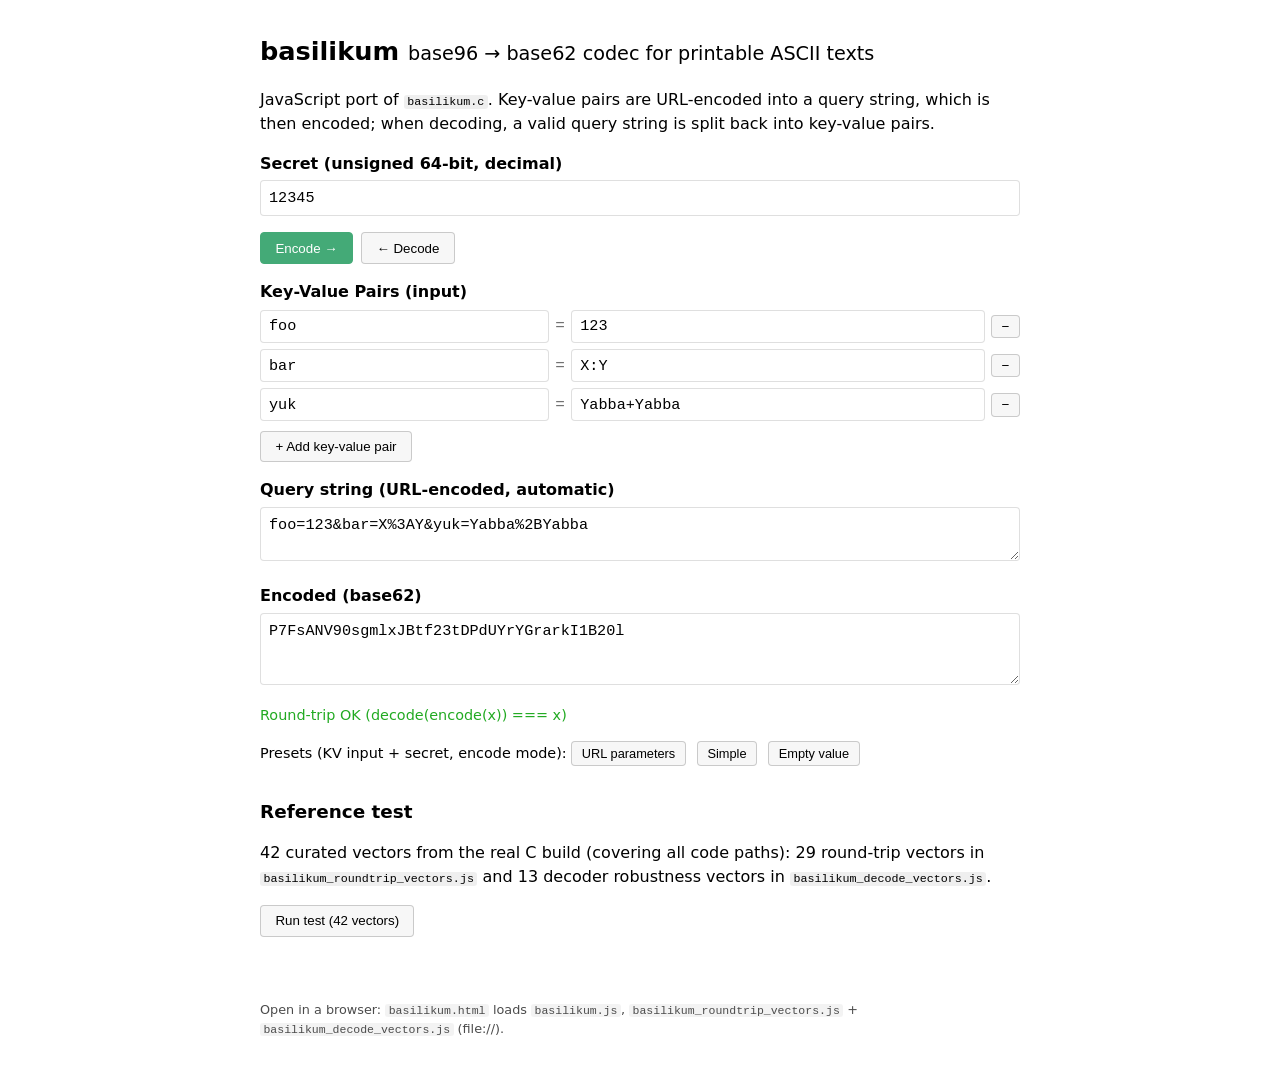
<file: js/index.html>
<!DOCTYPE html>
<html lang="en">
<head>
<meta charset="utf-8">
<meta name="viewport" content="width=device-width, initial-scale=1">
<title>basilikum - base62 codec (JavaScript)</title>
<style>
  :root { color-scheme: light dark; }
  body { font-family: system-ui, sans-serif; max-width: 760px; margin: 2rem auto; padding: 0 1rem; line-height: 1.5; }
  h1 { font-size: 1.6rem; }
  h1 small { font-weight: normal; font-size: .75em; }
  h2 { font-size: 1.15rem; margin-top: 2rem; }
  label { display: block; margin-top: 1rem; font-weight: 600; }
  textarea, input[type=text] { width: 100%; box-sizing: border-box; font-family: ui-monospace, Consolas, monospace; font-size: .95rem; padding: .5rem; margin-top: .3rem; border-radius: 4px; border: 1px solid #8884; }
  .row { display: flex; gap: .5rem; margin-top: 1rem; flex-wrap: wrap; }
  button { padding: .45rem .9rem; cursor: pointer; border-radius: 4px; border: 1px solid #8886; background: #8881; }
  button:hover { background: #8882; }
  button.active { background: #4a7; color: #fff; border-color: #4a7; }
  #encStatus, #decStatus, #teststatus { margin-top: .8rem; min-height: 1.3em; font-size: .9rem; white-space: pre-wrap; word-break: break-all; }
  .ok { color: #2a2; } .err { color: #c22; } .warn { color: #b70; }
  .examples { font-size: .9rem; }
  .examples button { font-size: .8rem; padding: .25rem .6rem; margin-right: .4rem; }
  code { background: #8882; padding: 0 .3em; border-radius: 3px; font-size: .9em; }
  footer { margin-top: 2rem; font-size: .8rem; opacity: .7; }

  .kvrow { display: flex; align-items: center; gap: .4rem; margin-top: .4rem; }
  .kvrow input { box-sizing: border-box; font-family: ui-monospace, Consolas, monospace; font-size: .95rem; padding: .4rem .5rem; border-radius: 4px; border: 1px solid #8884; }
  .kvrow .kvkey { width: 38%; }
  .kvrow .kvval { flex: 1; }
  .kvrow .eq { opacity: .55; font-family: ui-monospace, monospace; }
  .kvrow .kvdel { flex: none; padding: .2rem .6rem; }
  #btnAddRow { margin-top: .6rem; }
  .kvtab { border-collapse: collapse; margin-top: .4rem; font-size: .9rem; }
  .kvtab th, .kvtab td { border: 1px solid #8884; padding: .35rem .5rem; text-align: left; font-family: ui-monospace, Consolas, monospace; word-break: break-all; }
  .kvtab th { background: #8882; }
</style>
</head>
<body>
<h1>basilikum <small>base96 &rarr; base62 codec for printable ASCII texts</small></h1>
<p>JavaScript port of <code>basilikum.c</code>. Key-value pairs are URL-encoded into a query string, which is then encoded; when decoding, a valid query string is split back into key-value pairs.</p>

<form id="form" onsubmit="return false">
  <label for="secret">Secret (unsigned 64-bit, decimal)
    <input id="secret" type="text" value="12345" spellcheck="false">
  </label>

  <div class="row">
    <button id="btnEncode" type="button" class="active">Encode &rarr;</button>
    <button id="btnDecode" type="button">&larr; Decode</button>
  </div>

  <!-- ENCODE mode -->
  <div id="encMode">
    <label>Key-Value Pairs (input)</label>
    <div id="kvRows"></div>
    <button id="btnAddRow" type="button">+ Add key-value pair</button>

    <label for="encIn">Query string (URL-encoded, automatic)</label>
    <textarea id="encIn" rows="2" readonly spellcheck="false"></textarea>

    <label for="encOut">Encoded (base62)</label>
    <textarea id="encOut" rows="3" readonly spellcheck="false"></textarea>

    <div id="encStatus"></div>
  </div>

  <!-- DECODE mode -->
  <div id="decMode" style="display:none">
    <label for="decIn">Encoded (base62, input)</label>
    <textarea id="decIn" rows="3" spellcheck="false"></textarea>

    <label for="decRaw">Decoded (query string)</label>
    <textarea id="decRaw" rows="3" readonly spellcheck="false"></textarea>

    <label>Key-Value Pairs (if a valid query string)</label>
    <div id="decKv"></div>

    <div id="decStatus"></div>
  </div>
</form>

<p class="examples">Presets (KV input + secret, encode mode):
  <button type="button" data-preset="0">URL parameters</button>
  <button type="button" data-preset="1">Simple</button>
  <button type="button" data-preset="2">Empty value</button>
</p>

<h2>Reference test</h2>
<p>42 curated vectors from the real C build (covering all code paths): 29 round-trip vectors in <code>basilikum_roundtrip_vectors.js</code> and 13 decoder robustness vectors in <code>basilikum_decode_vectors.js</code>.</p>
<div class="row">
  <button id="btnTest" type="button">Run test (42 vectors)</button>
</div>
<div id="teststatus"></div>

<footer>Open in a browser: <code>basilikum.html</code> loads <code>basilikum.js</code>, <code>basilikum_roundtrip_vectors.js</code> + <code>basilikum_decode_vectors.js</code> (file://).</footer>

<script src="basilikum.js"></script>
<script src="basilikum_roundtrip_vectors.js"></script>
<script src="basilikum_decode_vectors.js"></script>
<script>
(function () {
  const $ = id => document.getElementById(id);
  const secret = $('secret');
  const kvRows = $('kvRows');
  let mode = 'encode';

  // ---------- Key-Value editor (encode input) ----------

  function addKvRow(key, value) {
    const row = document.createElement('div');
    row.className = 'kvrow';

    const k = document.createElement('input');
    k.className = 'kvkey'; k.value = key || ''; k.spellcheck = false; k.placeholder = 'key';
    const eq = document.createElement('span');
    eq.className = 'eq'; eq.textContent = '=';
    const v = document.createElement('input');
    v.className = 'kvval'; v.value = value || ''; v.spellcheck = false; v.placeholder = 'value';
    const del = document.createElement('button');
    del.type = 'button'; del.className = 'kvdel'; del.textContent = '\u2212'; del.title = 'Delete row';

    k.oninput = updateEncode;
    v.oninput = updateEncode;
    del.onclick = () => { row.remove(); updateEncode(); };

    row.appendChild(k);
    row.appendChild(eq);
    row.appendChild(v);
    row.appendChild(del);
    kvRows.appendChild(row);
    return row;
  }

  function clearKvRows() { kvRows.innerHTML = ''; }

  // Key-value pairs -> URL-encoded query string (input for basilikum_encode)
  function buildQueryString() {
    const parts = [];
    kvRows.querySelectorAll('.kvrow').forEach(row => {
      const k = row.querySelector('.kvkey').value;
      const v = row.querySelector('.kvval').value;
      if (k === '' && v === '') return;
      parts.push(encodeURIComponent(k) + '=' + encodeURIComponent(v));
    });
    return parts.join('&');
  }

  function updateEncode() {
    const qs = buildQueryString();
    $('encIn').value = qs;
    const sec = secret.value;
    if (!sec.trim()) { $('encOut').value = ''; $('encStatus').textContent = 'Secret is empty'; $('encStatus').className = 'warn'; return; }
    try {
      const enc = basilikum.encode(qs, sec);
      $('encOut').value = enc;
      const rt = basilikum.decode(enc, sec);
      if (rt === qs) { $('encStatus').textContent = 'Round-trip OK (decode(encode(x)) === x)'; $('encStatus').className = 'ok'; }
      else { $('encStatus').textContent = 'Round-trip mismatch: decode(encode(x)) !== x'; $('encStatus').className = 'warn'; }
    } catch (e) {
      $('encOut').value = '';
      $('encStatus').textContent = 'Error: ' + e.message;
      $('encStatus').className = 'err';
    }
  }

  // ---------- Decode mode ----------

  // Splits a query string into key-value pairs; valid=false if not possible.
  function parseQueryString(s) {
    if (s === '') return { valid: true, pairs: [] };
    const segs = s.split('&').filter(x => x !== '');
    if (segs.length === 0) return { valid: true, pairs: [] };
    const pairs = [];
    for (const seg of segs) {
      const idx = seg.indexOf('=');
      if (idx === -1) return { valid: false, pairs: [] };
      let k, v;
      try {
        k = decodeURIComponent(seg.slice(0, idx));
        v = decodeURIComponent(seg.slice(idx + 1));
      } catch (e) {
        return { valid: false, pairs: [] };
      }
      pairs.push([k, v]);
    }
    return { valid: true, pairs: pairs };
  }

  function renderDecKv(pairs) {
    const box = $('decKv');
    box.innerHTML = '';
    if (!pairs.length) return;
    const table = document.createElement('table');
    table.className = 'kvtab';
    const htr = document.createElement('tr');
    const h1 = document.createElement('th'); h1.textContent = 'Key';
    const h2 = document.createElement('th'); h2.textContent = 'Value';
    htr.appendChild(h1); htr.appendChild(h2);
    table.appendChild(htr);
    for (const p of pairs) {
      const tr = document.createElement('tr');
      const td1 = document.createElement('td'); td1.textContent = p[0];
      const td2 = document.createElement('td'); td2.textContent = p[1];
      tr.appendChild(td1); tr.appendChild(td2);
      table.appendChild(tr);
    }
    box.appendChild(table);
  }

  function updateDecode() {
    const box = $('decKv');
    box.innerHTML = '';
    const sec = secret.value;
    if (!sec.trim()) { $('decRaw').value = ''; $('decStatus').textContent = 'Secret is empty'; $('decStatus').className = 'warn'; return; }
    try {
      const raw = basilikum.decode($('decIn').value, sec);
      $('decRaw').value = raw;
      const q = parseQueryString(raw);
      let msg, cls;
      if (q.valid) {
        renderDecKv(q.pairs);
        msg = q.pairs.length
          ? 'Valid query string: ' + q.pairs.length + ' pair(s)'
          : 'Empty query string (0 pairs)';
        cls = 'ok';
      } else {
        msg = 'Decoded text is not a valid query string (expected: key=value&key=value)';
        cls = 'warn';
      }
      const skipped = ($('decIn').value.match(/[^a-zA-Z0-9-]/g) || []).length;
      if (skipped > 0) {
        msg = 'Note: ' + skipped + ' invalid character(s) skipped (intended behavior, matches C). ' + msg;
        cls = 'warn';
      }
      $('decStatus').textContent = msg;
      $('decStatus').className = cls;
    } catch (e) {
      $('decRaw').value = '';
      $('decStatus').textContent = 'Error: ' + e.message;
      $('decStatus').className = 'err';
    }
  }

  // ---------- Mode switching ----------

  function setMode(m) {
    mode = m;
    $('btnEncode').classList.toggle('active', m === 'encode');
    $('btnDecode').classList.toggle('active', m === 'decode');
    $('encMode').style.display = (m === 'encode') ? '' : 'none';
    $('decMode').style.display = (m === 'decode') ? '' : 'none';
    if (m === 'encode') updateEncode();
    else updateDecode();
  }

  $('btnEncode').onclick = () => setMode('encode');
  $('btnDecode').onclick = () => setMode('decode');
  $('btnAddRow').onclick = () => { addKvRow(); updateEncode(); };
  $('decIn').oninput = updateDecode;
  secret.oninput = () => { if (mode === 'encode') updateEncode(); else updateDecode(); };

  // ---------- Presets ----------

  const presets = [
    { secret: '12345', rows: [['foo', '123'], ['bar', 'X:Y'], ['yuk', 'Yabba+Yabba']] },
    { secret: '12345', rows: [['hello', 'world']] },
    { secret: '54321', rows: [['foo', ''], ['bar', 'baz']] },
  ];

  document.querySelectorAll('.examples button').forEach(b => {
    b.onclick = () => {
      const p = presets[+b.dataset.preset];
      clearKvRows();
      p.rows.forEach(r => addKvRow(r[0], r[1]));
      secret.value = p.secret;
      setMode('encode');
    };
  });

  // ---------- Reference test ----------

  const teststatus = $('teststatus');
  let testRunning = false;

  function toHex(s) {
    const b = new TextEncoder().encode(s);
    let h = '';
    for (let i = 0; i < b.length; ++i)
      h += b[i].toString(16).padStart(2, '0');
    return h;
  }

  function runTestSuite() {
    if (testRunning) return;
    // Round-trip vectors: [secret, text, encode(text)]     -> decode(encode(text)) === text
    // Decoder vectors:    [secret, decodeInput, decodeHex] -> toHex(decode(input)) === decodeHex
    //   (invalid characters are skipped, intended behavior matching C)
    const rt = window.basilikumRoundTripVectors;
    const dv = window.basilikumDecodeVectors;
    if (!rt || !dv) { teststatus.textContent = 'Error: vector files not loaded'; teststatus.className = 'err'; return; }
    testRunning = true;
    $('btnTest').disabled = true;
    teststatus.className = '';
    const total = rt.length + dv.length;
    let i = 0, ok = 0, errCount = 0, rtOk = 0, dvOk = 0;
    const fails = [];
    const t0 = performance.now();
    const CHUNK = 200;

    function step() {
      const end = Math.min(i + CHUNK, total);
      for (; i < end; ++i) {
        const isRt = i < rt.length;
        let pass = false, err = null, detail = ' (mismatch)';
        if (isRt) {
          const row = rt[i];
          let e = null, d = null;
          try {
            e = basilikum.encode(row[1], row[0]);
            d = basilikum.decode(row[2], row[0]);
            pass = e === row[2] && d === row[1];
            detail = ' encode=' + JSON.stringify(e) + ' decode=' + JSON.stringify(d);
          } catch (ex) { err = ex; detail = ': ' + ex.message; }
        } else {
          const row = dv[i - rt.length];
          try {
            const d = basilikum.decode(row[1], row[0]);
            pass = toHex(d) === row[2];
            detail = ' decode=' + JSON.stringify(d);
          } catch (ex) { err = ex; detail = ': ' + ex.message; }
        }
        if (pass) {
          ++ok;
          if (isRt) ++rtOk; else ++dvOk;
        } else {
          if (fails.length < 10)
            fails.push((isRt ? 'rt#' : 'dv#') + (isRt ? i : i - rt.length) + detail);
          if (err) ++errCount;
        }
      }
      teststatus.textContent = 'Progress: ' + i + ' / ' + total + ' (' + ok + ' OK)';
      if (i < total) {
        setTimeout(step, 0);
      } else {
        const ms = (performance.now() - t0).toFixed(0);
        if (ok === total) {
          teststatus.textContent = 'Result: ' + ok + ' / ' + total + ' vectors OK (round-trip ' + rtOk + '/' + rt.length + ', decoder ' + dvOk + '/' + dv.length + ') - ' + ms + ' ms, matches the C reference build.';
          teststatus.className = 'ok';
        } else {
          teststatus.textContent = 'Result: ' + ok + ' / ' + total + ' OK (round-trip ' + rtOk + '/' + rt.length + ', decoder ' + dvOk + '/' + dv.length + '), ' + (total - ok) + ' deviations (' + errCount + ' exceptions), ' + ms + ' ms:\n' + fails.join('\n') + (total - ok > fails.length ? '\n...' : '');
          teststatus.className = 'err';
        }
        $('btnTest').disabled = false;
        testRunning = false;
      }
    }
    step();
  }

  $('btnTest').onclick = runTestSuite;

  // ---------- Init ----------

  presets[0].rows.forEach(r => addKvRow(r[0], r[1]));
  secret.value = presets[0].secret;
  setMode('encode');
})();
</script>
</body>
</html>
</file>
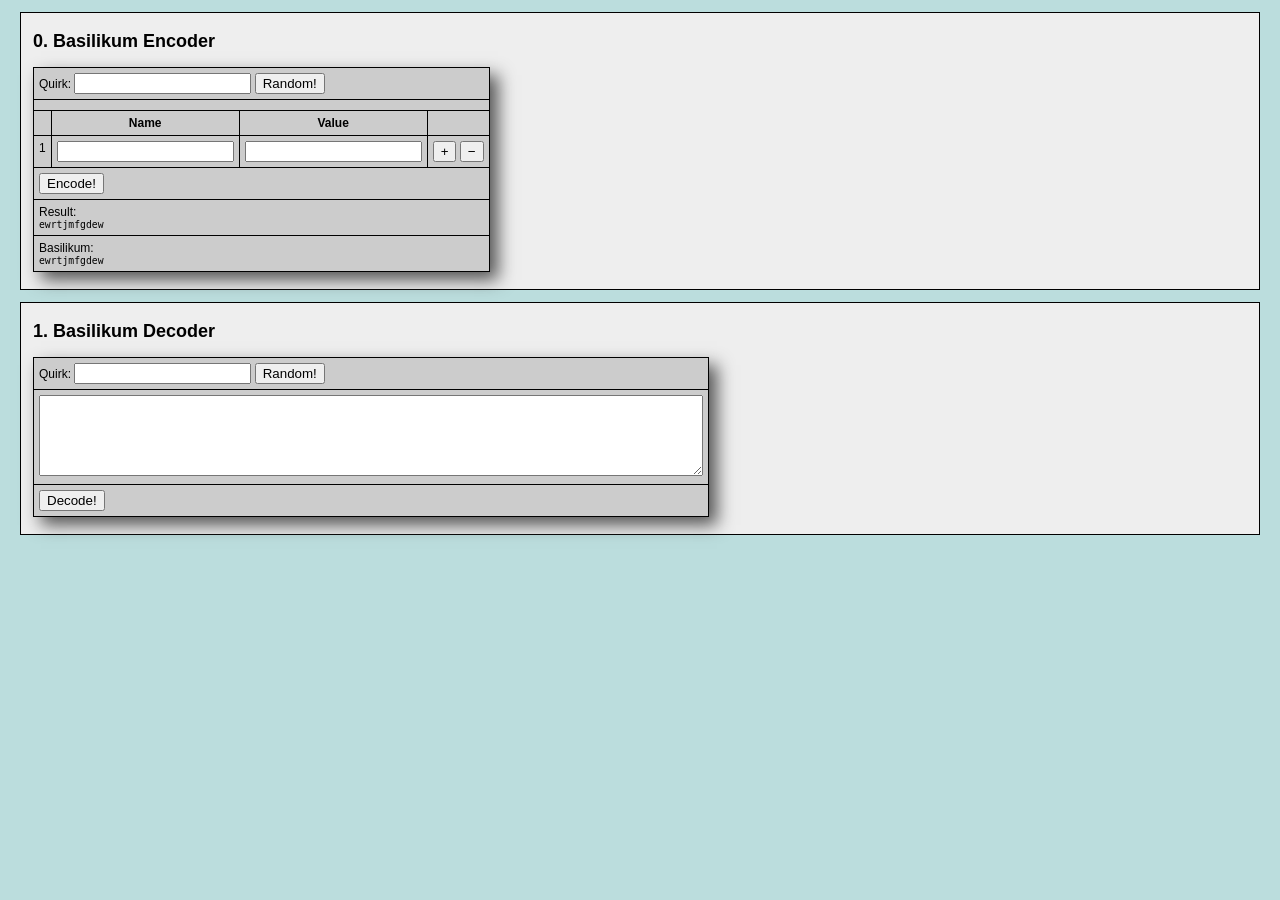
<file: js/basilikum.html>
<!doctype html>
<html lang="de">
<head>
<meta charset="utf-8">
<meta name="date" content="2025-02-21">
<meta name="author" content="Lars H. Rohwedder">
<link rel="stylesheet" type="text/css" href="ow.css">
<title>Basilikum Encoder/Decoder via JavaScript</title>
<script src="basilikum.js" type="text/javascript"></script>
</head>
<body>
<blockquote>
<h2>Basilikum Encoder</h2>
<form id="f">
<table id="t" class="bigtable">
<tr><td colspan="4">Quirk: <input type="number" id="enc_quirk"></input>&nbsp;<button>Random!</button></td></tr>
<tr><th colspan="4"></th></tr>
<tr><th>&nbsp;</th><th>Name</th><th>Value</th><th></th></tr>
<tr id="r1">
	<td id="d1" align="right">1</td>
	<td id="d1n"><input type="text"></input></td>
	<td id="d1v"><input type="text"></input></td>
	<td id="d1b"><button>+</button>&nbsp;<button>&minus;</button></td>
</tr>
<tr><td colspan="4"><button>Encode!</button></td></tr>
<tr><td colspan="5">Result:<br><div id="out" style="font-family:monospace;">ewrtjmfgdew</div></td></tr>
<tr><td colspan="5">Basilikum:<br><div id="out_b" style="font-family:monospace;">ewrtjmfgdew</div></td></tr>
</table>
</form>&nbsp;
</blockquote>

<blockquote>
<h2>Basilikum Decoder</h2>
<form id="form_dec">
<table id="tdec" class="bigtable">
<tr><td colspan="4">Quirk: <input type="number" id="dec_quirk"></input>&nbsp;<button>Random!</button></td></tr>
<tr><td colspan="4"><textarea id="dec_in" cols="80" rows="5"></textarea></td></tr>
<tr><td colspan="4"><button>Decode!</button></td></tr>
</table>&nbsp;
</blockquote>
</body>
</html>
</file>
<file: js/ow.css>
body { background-color:#bdd;
	counter-reset:ee_1 -1;
	font-family:Helvetica,Sans-Serif,Arial;
	}
h2:before {
	content: counter(ee_1) ".\00a0";
	counter-increment: ee_1;
	}

h2 { counter-reset: ee_2; }

h3:before {
	content: counter(ee_1) "." counter(ee_2) ".\00a0";
	counter-increment: ee_2;
}

h3 { counter-reset: ee_3; }
h4:before {
	content: counter(ee_1) "." counter(ee_2) "." counter(ee_3) ".\00a0";
	counter-increment: ee_3;
}

dt { font-weight:bold; }

.inv {border:0px; background-color:#cdd;}

table,tr,th,td {
	border:1px black solid; border-collapse:collapse;
}

textarea {
	font-family:Monospace, Courier-New;
}

tr,th,td {
	margin:5px; padding:5px;vertical-align:top;
	}

.bigtable {
	background-color:#ccc;
	box-shadow: 8px 8px 16px #555;
	}


.spacetable
	{
	margin:5px; padding:5px; border:0px none;
	}

.spacetable tr, .spacetable td { margin:5px; border:0; padding:0px; padding-right:1em;}

.box { background-color:#eca;
	padding:1em;
	border:2px black solid;
	font-style:italic;
}

.console {
	background-color:black;color:#6c6;margin:10px;padding:5px;
	}

blockquote {
	text-align:centered;
	font-size:75%;
	border:1px black solid;
	background-color:#eee;
	margin:1em;
	padding-top:0.25em;
	padding-bottom:0.25em;
	padding-left:1em;
	}

.enabled { color:#000; }
.disabled { color:#777; }

.drops {
	-webkit-filter: drop-shadow(8px 8px 10px rgba(0,0,0,0.9));
	filter: drop-shadow(8px 8px 10px rgba(0,0,0,0.9));
}


/* show/hide on click via CSS only: */
.collapse{
  cursor: pointer;
  display: block;
  text-align:right;
}

.collapse + input{
  display: none; /* hide the checkboxes */
}

.collapse + input + div{
  display:none;
}

.collapse + input:checked + div{
  display:block;
}

.collapse + input + table{
  display:none;
}

.collapse + input:checked + table{
  display:block;
}
</file>
